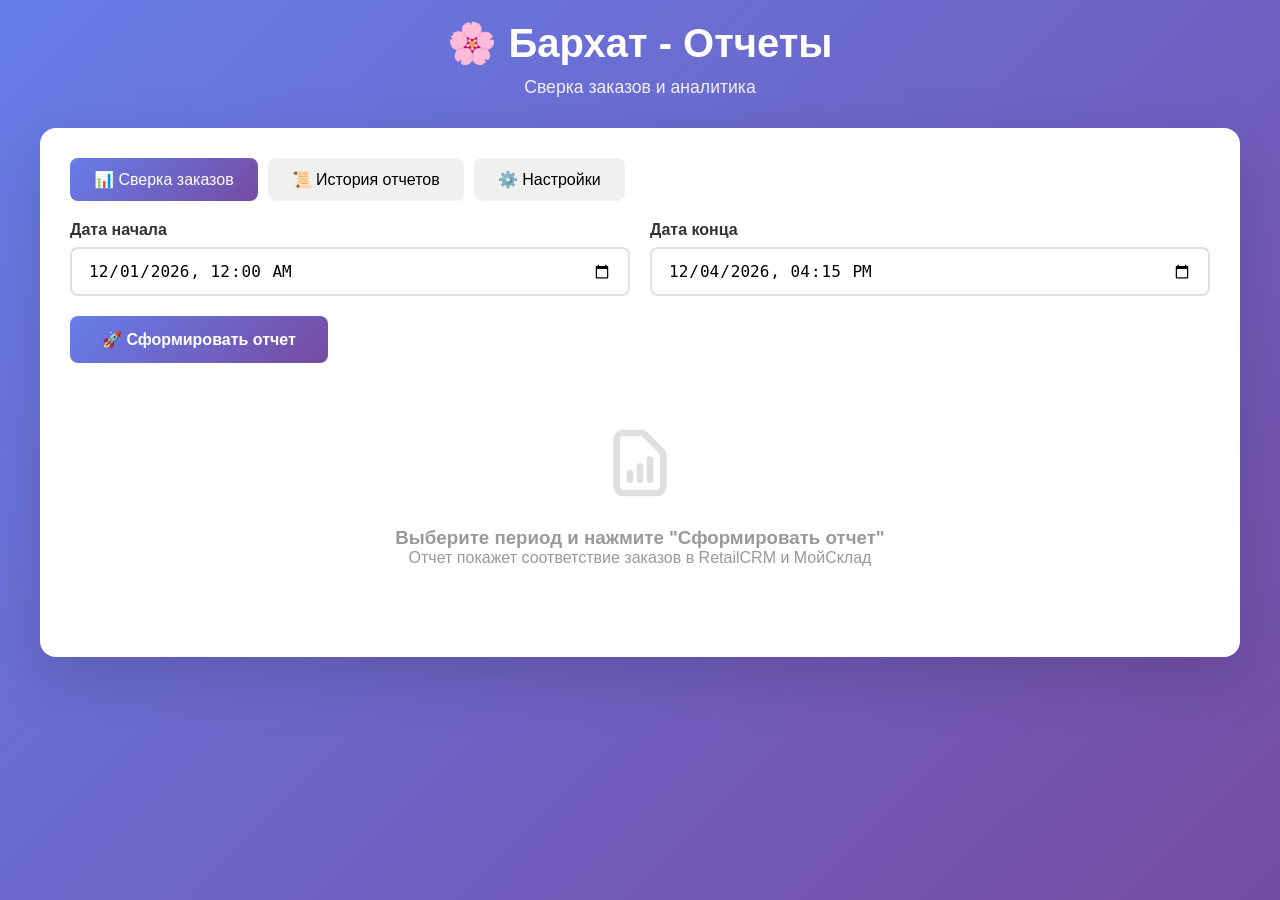
<file: reports/index.html>
<!DOCTYPE html>
<html lang="ru">
<head>
    <meta charset="UTF-8">
    <meta name="viewport" content="width=device-width, initial-scale=1.0">
    <title>Бархат - Отчеты и аналитика</title>
    <style>
        * {
            margin: 0;
            padding: 0;
            box-sizing: border-box;
        }

        body {
            font-family: -apple-system, BlinkMacSystemFont, 'Segoe UI', Roboto, Oxygen, Ubuntu, Cantarell, sans-serif;
            background: linear-gradient(135deg, #667eea 0%, #764ba2 100%);
            min-height: 100vh;
            padding: 20px;
        }

        .container {
            max-width: 1200px;
            margin: 0 auto;
        }

        .header {
            text-align: center;
            color: white;
            margin-bottom: 30px;
        }

        .header h1 {
            font-size: 2.5rem;
            margin-bottom: 10px;
        }

        .header p {
            font-size: 1.1rem;
            opacity: 0.9;
        }

        .card {
            background: white;
            border-radius: 16px;
            box-shadow: 0 20px 60px rgba(0, 0, 0, 0.15);
            padding: 30px;
            margin-bottom: 20px;
        }

        .tabs {
            display: flex;
            gap: 10px;
            margin-bottom: 20px;
            flex-wrap: wrap;
        }

        .tab {
            padding: 12px 24px;
            background: #f0f0f0;
            border: none;
            border-radius: 8px;
            cursor: pointer;
            font-size: 1rem;
            transition: all 0.3s ease;
        }

        .tab:hover {
            background: #e0e0e0;
        }

        .tab.active {
            background: linear-gradient(135deg, #667eea 0%, #764ba2 100%);
            color: white;
        }

        .tab-content {
            display: none;
        }

        .tab-content.active {
            display: block;
        }

        .form-group {
            margin-bottom: 20px;
        }

        .form-group label {
            display: block;
            font-weight: 600;
            margin-bottom: 8px;
            color: #333;
        }

        .form-row {
            display: grid;
            grid-template-columns: 1fr 1fr;
            gap: 20px;
        }

        input[type="date"],
        input[type="datetime-local"] {
            width: 100%;
            padding: 12px 16px;
            border: 2px solid #e0e0e0;
            border-radius: 8px;
            font-size: 1rem;
            transition: border-color 0.3s ease;
        }

        input:focus {
            outline: none;
            border-color: #667eea;
        }

        .btn {
            padding: 14px 32px;
            background: linear-gradient(135deg, #667eea 0%, #764ba2 100%);
            color: white;
            border: none;
            border-radius: 8px;
            font-size: 1rem;
            font-weight: 600;
            cursor: pointer;
            transition: transform 0.2s ease, box-shadow 0.2s ease;
        }

        .btn:hover {
            transform: translateY(-2px);
            box-shadow: 0 10px 20px rgba(102, 126, 234, 0.3);
        }

        .btn:disabled {
            opacity: 0.6;
            cursor: not-allowed;
            transform: none;
        }

        .stats-grid {
            display: grid;
            grid-template-columns: repeat(auto-fit, minmax(200px, 1fr));
            gap: 20px;
            margin-bottom: 30px;
        }

        .stat-card {
            background: linear-gradient(135deg, #f5f7fa 0%, #c3cfe2 100%);
            padding: 20px;
            border-radius: 12px;
            text-align: center;
        }

        .stat-card.success {
            background: linear-gradient(135deg, #d4fc79 0%, #96e6a1 100%);
        }

        .stat-card.warning {
            background: linear-gradient(135deg, #ffd89b 0%, #19547b 100%);
            color: white;
        }

        .stat-card.danger {
            background: linear-gradient(135deg, #ff9a9e 0%, #fecfef 100%);
        }

        .stat-value {
            font-size: 2rem;
            font-weight: bold;
            margin-bottom: 5px;
        }

        .stat-label {
            font-size: 0.9rem;
            opacity: 0.8;
        }

        .report-table {
            width: 100%;
            border-collapse: collapse;
            margin-top: 20px;
        }

        .report-table th,
        .report-table td {
            padding: 12px;
            text-align: left;
            border-bottom: 1px solid #e0e0e0;
        }

        .report-table th {
            background: #f5f7fa;
            font-weight: 600;
        }

        .report-table tr:hover {
            background: #f9f9f9;
        }

        .badge {
            display: inline-block;
            padding: 4px 12px;
            border-radius: 20px;
            font-size: 0.85rem;
            font-weight: 600;
        }

        .badge.success {
            background: #d4edda;
            color: #155724;
        }

        .badge.warning {
            background: #fff3cd;
            color: #856404;
        }

        .badge.danger {
            background: #f8d7da;
            color: #721c24;
        }

        .loading {
            display: none;
            text-align: center;
            padding: 40px;
        }

        .loading.active {
            display: block;
        }

        .spinner {
            border: 4px solid #f3f3f3;
            border-top: 4px solid #667eea;
            border-radius: 50%;
            width: 40px;
            height: 40px;
            animation: spin 1s linear infinite;
            margin: 0 auto 20px;
        }

        @keyframes spin {
            0% { transform: rotate(0deg); }
            100% { transform: rotate(360deg); }
        }

        .error-message {
            background: #f8d7da;
            color: #721c24;
            padding: 16px;
            border-radius: 8px;
            margin-top: 20px;
            display: none;
        }

        .error-message.active {
            display: block;
        }

        .empty-state {
            text-align: center;
            padding: 60px 20px;
            color: #999;
        }

        .empty-state svg {
            width: 80px;
            height: 80px;
            margin-bottom: 20px;
            opacity: 0.3;
        }

        .report-filters {
            display: flex;
            gap: 15px;
            margin-bottom: 20px;
            flex-wrap: wrap;
        }

        .report-filters select {
            padding: 10px 16px;
            border: 2px solid #e0e0e0;
            border-radius: 8px;
            font-size: 1rem;
        }
    </style>
</head>
<body>
    <div class="container">
        <div class="header">
            <h1>🌸 Бархат - Отчеты</h1>
            <p>Сверка заказов и аналитика</p>
        </div>

        <div class="card">
            <div class="tabs">
                <button class="tab active" data-tab="reconcile">📊 Сверка заказов</button>
                <button class="tab" data-tab="history">📜 История отчетов</button>
                <button class="tab" data-tab="settings">⚙️ Настройки</button>
            </div>

            <!-- Сверка заказов -->
            <div class="tab-content active" id="reconcile">
                <form id="reconcileForm">
                    <div class="form-row">
                        <div class="form-group">
                            <label>Дата начала</label>
                            <input type="datetime-local" id="fromDate" required>
                        </div>
                        <div class="form-group">
                            <label>Дата конца</label>
                            <input type="datetime-local" id="toDate" required>
                        </div>
                    </div>
                    <button type="submit" class="btn" id="runReportBtn">
                        🚀 Сформировать отчет
                    </button>
                </form>

                <div class="loading" id="loading">
                    <div class="spinner"></div>
                    <p>Загрузка данных и формирование отчета...</p>
                </div>

                <div class="error-message" id="errorMessage"></div>

                <div id="reportResults" style="display: none;">
                    <div class="stats-grid" id="statsGrid"></div>

                    <div class="report-filters">
                        <select id="reportFilter">
                            <option value="all">Все расхождения</option>
                            <option value="not_found">Не найдены в МойСклад</option>
                            <option value="differences">С расхождениями</option>
                            <option value="match">Полностью совпадают</option>
                        </select>
                    </div>

                    <div id="reportTables"></div>
                </div>

                <div class="empty-state" id="emptyState">
                    <svg xmlns="http://www.w3.org/2000/svg" fill="none" viewBox="0 0 24 24" stroke="currentColor">
                        <path stroke-linecap="round" stroke-linejoin="round" stroke-width="2" d="M9 17v-2m3 2v-4m3 4v-6m2 10H7a2 2 0 01-2-2V5a2 2 0 012-2h5.586a1 1 0 01.707.293l5.414 5.414a1 1 0 01.293.707V19a2 2 0 01-2 2z" />
                    </svg>
                    <h3>Выберите период и нажмите "Сформировать отчет"</h3>
                    <p>Отчет покажет соответствие заказов в RetailCRM и МойСклад</p>
                </div>
            </div>

            <!-- История отчетов -->
            <div class="tab-content" id="history">
                <div class="empty-state">
                    <svg xmlns="http://www.w3.org/2000/svg" fill="none" viewBox="0 0 24 24" stroke="currentColor">
                        <path stroke-linecap="round" stroke-linejoin="round" stroke-width="2" d="M12 8v4l3 3m6-3a9 9 0 11-18 0 9 9 0 0118 0z" />
                    </svg>
                    <h3>История отчетов пока пуста</h3>
                    <p>Здесь будут сохраняться прошлые отчеты</p>
                </div>
            </div>

            <!-- Настройки -->
            <div class="tab-content" id="settings">
                <div class="form-group">
                    <label>URL RetailCRM</label>
                    <input type="text" id="crmUrl" value="https://barhatretailcrm.retailcrm.ru" readonly>
                </div>
                <div class="form-group">
                    <label>URL МойСклад</label>
                    <input type="text" id="msUrl" value="https://api.moysklad.ru/api/remap/1.2" readonly>
                </div>
                <p style="color: #666; font-size: 0.9rem;">
                    API ключи загружаются из файла .env в корне проекта
                </p>
            </div>
        </div>
    </div>

    <script>
        // Управление вкладками
        document.querySelectorAll('.tab').forEach(tab => {
            tab.addEventListener('click', () => {
                document.querySelectorAll('.tab').forEach(t => t.classList.remove('active'));
                document.querySelectorAll('.tab-content').forEach(c => c.classList.remove('active'));

                tab.classList.add('active');
                document.getElementById(tab.dataset.tab).classList.add('active');
            });
        });

        // Установка значений по умолчанию для дат
        const now = new Date();
        const firstDayOfMonth = new Date(now.getFullYear(), now.getMonth(), 1);

        document.getElementById('fromDate').value = formatDateForInput(firstDayOfMonth);
        document.getElementById('toDate').value = formatDateForInput(now);

        function formatDateForInput(date) {
            return date.toISOString().slice(0, 16);
        }

        // Обработка формы
        document.getElementById('reconcileForm').addEventListener('submit', async (e) => {
            e.preventDefault();

            const fromDate = document.getElementById('fromDate').value;
            const toDate = document.getElementById('toDate').value;

            // Показываем загрузку
            document.getElementById('loading').classList.add('active');
            document.getElementById('emptyState').style.display = 'none';
            document.getElementById('reportResults').style.display = 'none';
            document.getElementById('errorMessage').classList.remove('active');
            document.getElementById('runReportBtn').disabled = true;

            try {
                // Запускаем скрипт сверки через backend
                const response = await fetch('/api/reconcile', {
                    method: 'POST',
                    headers: {
                        'Content-Type': 'application/json'
                    },
                    body: JSON.stringify({
                        from: fromDate,
                        to: toDate
                    })
                });

                if (!response.ok) {
                    throw new Error('Ошибка при формировании отчета');
                }

                const data = await response.json();

                // Отображаем результаты
                displayReport(data);

            } catch (error) {
                document.getElementById('errorMessage').textContent = error.message;
                document.getElementById('errorMessage').classList.add('active');
            } finally {
                document.getElementById('loading').classList.remove('active');
                document.getElementById('runReportBtn').disabled = false;
            }
        });

        function displayReport(data) {
            const summary = data.summary;

            // Статистика
            const statsHTML = `
                <div class="stat-card">
                    <div class="stat-value">${summary.total_crm}</div>
                    <div class="stat-label">Всего в CRM</div>
                </div>
                <div class="stat-card">
                    <div class="stat-value">${summary.total_ms}</div>
                    <div class="stat-label">Всего в МойСклад</div>
                </div>
                <div class="stat-card ${summary.not_found_in_ms === 0 ? 'success' : 'danger'}">
                    <div class="stat-value">${summary.not_found_in_ms}</div>
                    <div class="stat-label">Не найдены</div>
                </div>
                <div class="stat-card ${summary.with_differences === 0 ? 'success' : 'warning'}">
                    <div class="stat-value">${summary.with_differences}</div>
                    <div class="stat-label">С расхождениями</div>
                </div>
                <div class="stat-card success">
                    <div class="stat-value">${summary.fully_match}</div>
                    <div class="stat-label">Совпадают</div>
                </div>
            `;

            document.getElementById('statsGrid').innerHTML = statsHTML;

            // Таблицы с расхождениями
            let tablesHTML = '';

            if (data.not_found_in_ms && data.not_found_in_ms.length > 0) {
                tablesHTML += `
                    <h3>❌ Не найдены в МойСклад (${data.not_found_in_ms.length})</h3>
                    <table class="report-table">
                        <thead>
                            <tr>
                                <th>Номер</th>
                                <th>Клиент</th>
                                <th>Статус</th>
                                <th>Сумма</th>
                            </tr>
                        </thead>
                        <tbody>
                            ${data.not_found_in_ms.map(order => `
                                <tr>
                                    <td>${order.number}</td>
                                    <td>${order.customer_name}</td>
                                    <td>${order.status_name}</td>
                                    <td>${order.total_sum} ₽</td>
                                </tr>
                            `).join('')}
                        </tbody>
                    </table>
                `;
            }

            if (data.with_differences && data.with_differences.length > 0) {
                tablesHTML += `
                    <h3>⚠️ С расхождениями (${data.with_differences.length})</h3>
                    <table class="report-table">
                        <thead>
                            <tr>
                                <th>Номер</th>
                                <th>Клиент</th>
                                <th>Расхождения</th>
                            </tr>
                        </thead>
                        <tbody>
                            ${data.with_differences.map(item => {
                                const crm = item.crm_order;
                                const diffs = item.differences.map(d => {
                                    if (d.field === 'status') {
                                        return `Статус: CRM=${d.crm} vs МойСклад=${d.ms}`;
                                    } else if (d.field === 'sum') {
                                        return `Сумма: CRM=${d.crm} vs МойСклад=${d.ms} (разница=${d.diff})`;
                                    }
                                    return d.field;
                                }).join('<br>');

                                return `
                                    <tr>
                                        <td>${crm.number}</td>
                                        <td>${crm.customer_name}</td>
                                        <td>${diffs}</td>
                                    </tr>
                                `;
                            }).join('')}
                        </tbody>
                    </table>
                `;
            }

            document.getElementById('reportTables').innerHTML = tablesHTML;
            document.getElementById('reportResults').style.display = 'block';
        }

        // Фильтрация отчетов
        document.getElementById('reportFilter').addEventListener('change', (e) => {
            // TODO: реализовать фильтрацию
            console.log('Фильтр:', e.target.value);
        });
    </script>
</body>
</html>
</file>
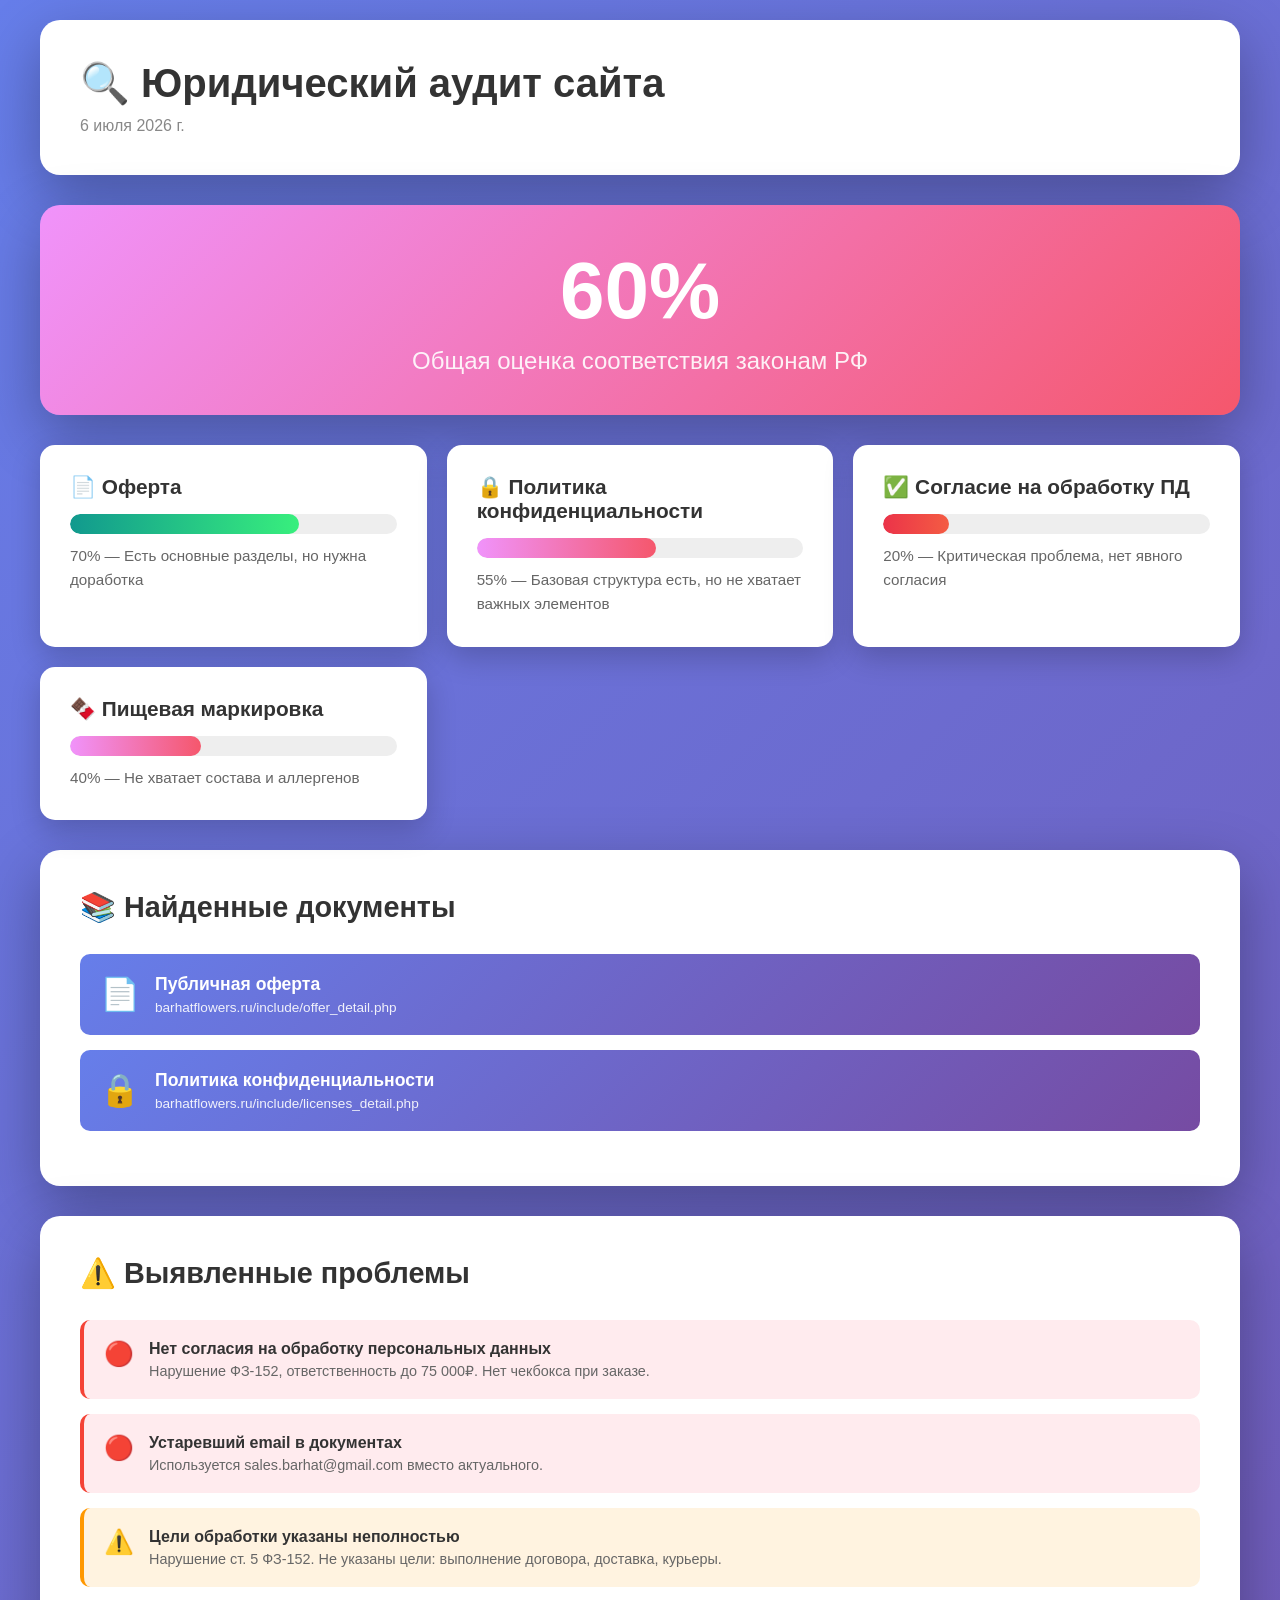
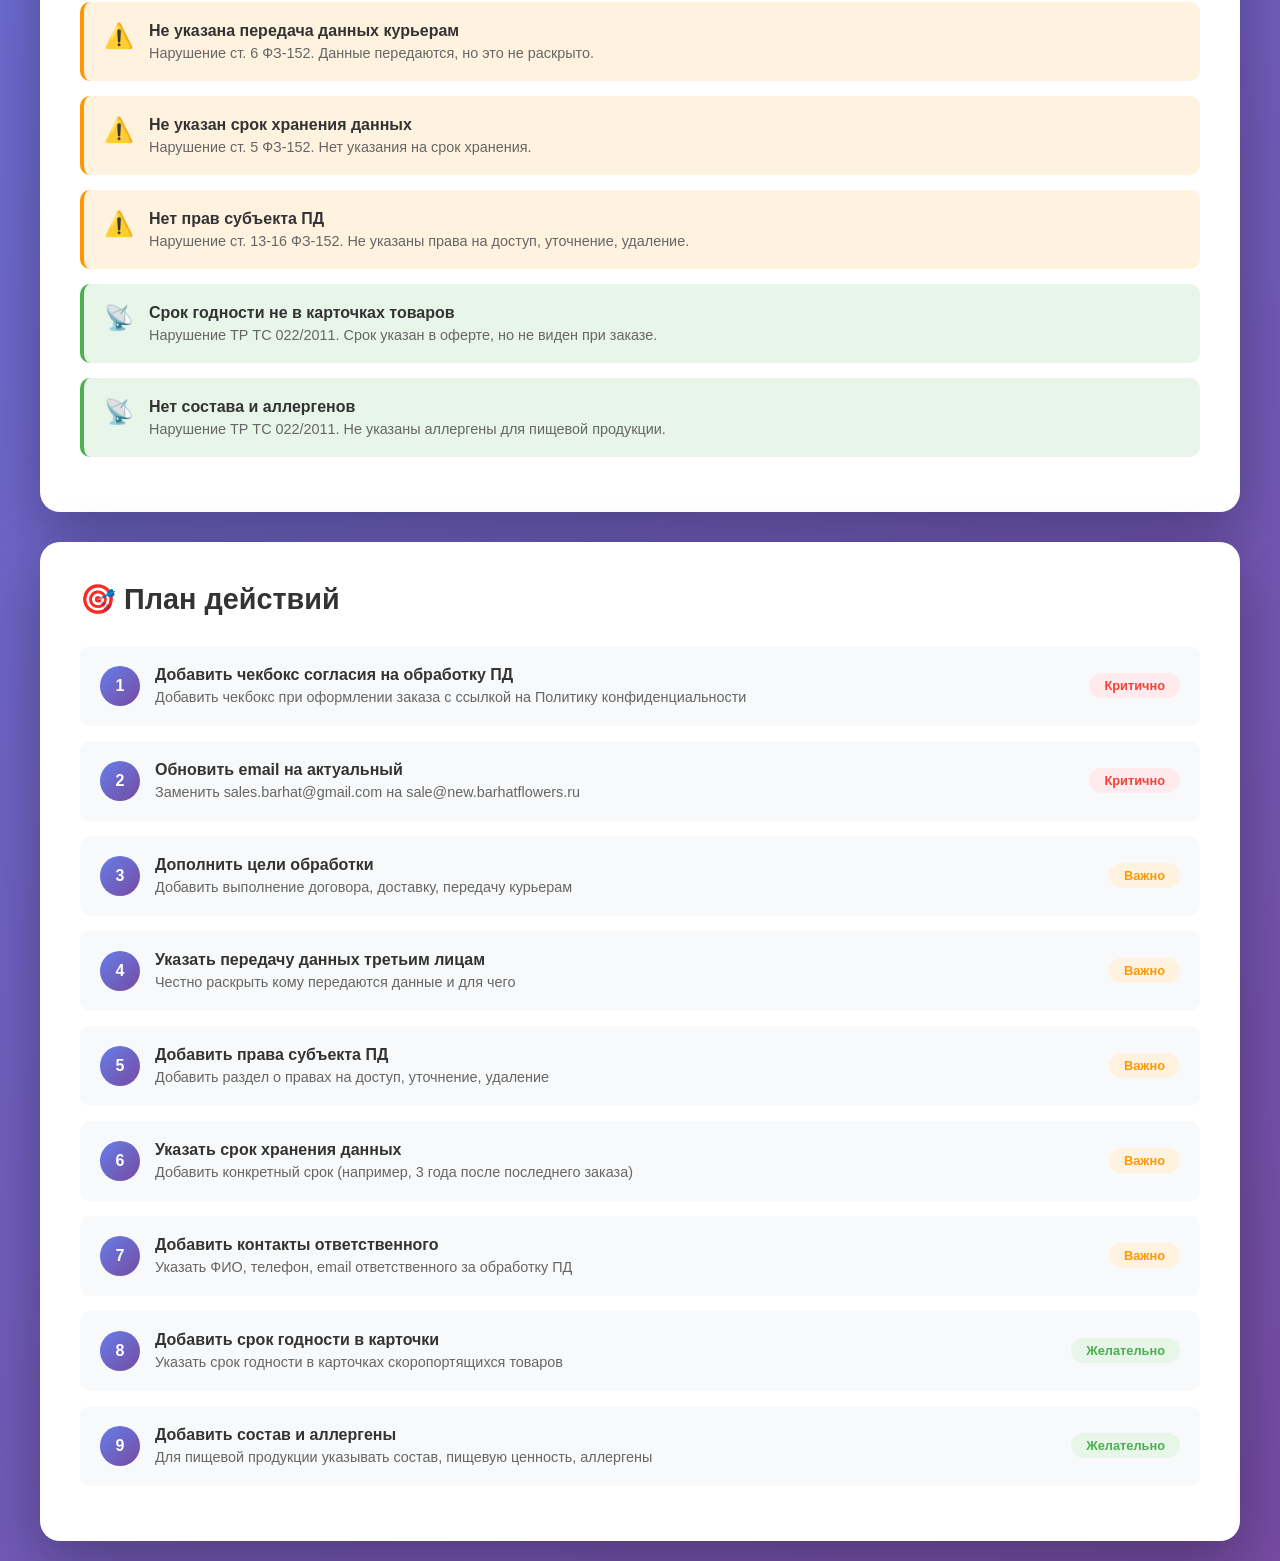
<file: legal-audit-report.html>
<!DOCTYPE html>
<html lang="ru">
<head>
    <meta charset="UTF-8">
    <meta name="viewport" content="width=device-width, initial-scale=1.0">
    <title>Юридический аудит - Бархат</title>
    <style>
        * {
            margin: 0;
            padding: 0;
            box-sizing: border-box;
        }

        body {
            font-family: 'Segoe UI', Tahoma, Geneva, Verdana, sans-serif;
            background: linear-gradient(135deg, #667eea 0%, #764ba2 100%);
            min-height: 100vh;
            padding: 20px;
        }

        .container {
            max-width: 1200px;
            margin: 0 auto;
        }

        .header {
            background: white;
            border-radius: 20px;
            padding: 40px;
            margin-bottom: 30px;
            box-shadow: 0 20px 60px rgba(0,0,0,0.3);
        }

        .header h1 {
            font-size: 2.5rem;
            color: #333;
            margin-bottom: 10px;
        }

        .header .date {
            color: #888;
            font-size: 1rem;
        }

        .score-card {
            background: linear-gradient(135deg, #f093fb 0%, #f5576c 100%);
            border-radius: 20px;
            padding: 40px;
            text-align: center;
            color: white;
            margin-bottom: 30px;
            box-shadow: 0 20px 60px rgba(0,0,0,0.3);
        }

        .score-card .score {
            font-size: 5rem;
            font-weight: bold;
            margin-bottom: 10px;
        }

        .score-card .label {
            font-size: 1.5rem;
            opacity: 0.9;
        }

        .grid {
            display: grid;
            grid-template-columns: repeat(auto-fit, minmax(300px, 1fr));
            gap: 20px;
            margin-bottom: 30px;
        }

        .card {
            background: white;
            border-radius: 15px;
            padding: 30px;
            box-shadow: 0 10px 30px rgba(0,0,0,0.2);
        }

        .card h3 {
            color: #333;
            margin-bottom: 15px;
            font-size: 1.3rem;
        }

        .progress-bar {
            background: #eee;
            border-radius: 10px;
            height: 20px;
            overflow: hidden;
            margin-bottom: 10px;
        }

        .progress-fill {
            height: 100%;
            border-radius: 10px;
            transition: width 0.5s ease;
        }

        .progress-fill.high { background: linear-gradient(90deg, #11998e, #38ef7d); }
        .progress-fill.medium { background: linear-gradient(90deg, #f093fb, #f5576c); }
        .progress-fill.low { background: linear-gradient(90deg, #eb3349, #f45c43); }

        .card p {
            color: #666;
            font-size: 0.95rem;
            line-height: 1.6;
        }

        .issues {
            background: white;
            border-radius: 20px;
            padding: 40px;
            box-shadow: 0 20px 60px rgba(0,0,0,0.3);
            margin-bottom: 30px;
        }

        .issues h2 {
            color: #333;
            margin-bottom: 30px;
            font-size: 1.8rem;
        }

        .issue-item {
            display: flex;
            align-items: flex-start;
            padding: 20px;
            margin-bottom: 15px;
            border-radius: 10px;
            background: #f8f9fa;
        }

        .issue-item.critical {
            background: #ffebee;
            border-left: 4px solid #f44336;
        }

        .issue-item.high {
            background: #fff3e0;
            border-left: 4px solid #ff9800;
        }

        .issue-item.medium {
            background: #e8f5e9;
            border-left: 4px solid #4caf50;
        }

        .issue-icon {
            font-size: 1.5rem;
            margin-right: 15px;
        }

        .issue-content {
            flex: 1;
        }

        .issue-content h4 {
            color: #333;
            margin-bottom: 5px;
        }

        .issue-content p {
            color: #666;
            font-size: 0.9rem;
        }

        .docs {
            background: white;
            border-radius: 20px;
            padding: 40px;
            box-shadow: 0 20px 60px rgba(0,0,0,0.3);
            margin-bottom: 30px;
        }

        .docs h2 {
            color: #333;
            margin-bottom: 30px;
            font-size: 1.8rem;
        }

        .doc-link {
            display: flex;
            align-items: center;
            padding: 20px;
            margin-bottom: 15px;
            border-radius: 10px;
            background: linear-gradient(135deg, #667eea 0%, #764ba2 100%);
            color: white;
            text-decoration: none;
            transition: transform 0.3s ease, box-shadow 0.3s ease;
        }

        .doc-link:hover {
            transform: translateY(-5px);
            box-shadow: 0 10px 30px rgba(0,0,0,0.3);
        }

        .doc-icon {
            font-size: 2rem;
            margin-right: 15px;
        }

        .doc-text h4 {
            font-size: 1.1rem;
            margin-bottom: 5px;
        }

        .doc-text p {
            font-size: 0.85rem;
            opacity: 0.9;
        }

        .actions {
            background: white;
            border-radius: 20px;
            padding: 40px;
            box-shadow: 0 20px 60px rgba(0,0,0,0.3);
        }

        .actions h2 {
            color: #333;
            margin-bottom: 30px;
            font-size: 1.8rem;
        }

        .action-item {
            display: flex;
            align-items: center;
            padding: 20px;
            margin-bottom: 15px;
            border-radius: 10px;
            background: #f8f9fa;
        }

        .action-number {
            width: 40px;
            height: 40px;
            background: linear-gradient(135deg, #667eea 0%, #764ba2 100%);
            color: white;
            border-radius: 50%;
            display: flex;
            align-items: center;
            justify-content: center;
            font-weight: bold;
            margin-right: 15px;
        }

        .action-content {
            flex: 1;
        }

        .action-content h4 {
            color: #333;
            margin-bottom: 5px;
        }

        .action-content p {
            color: #666;
            font-size: 0.9rem;
        }

        .priority {
            padding: 5px 15px;
            border-radius: 20px;
            font-size: 0.8rem;
            font-weight: bold;
        }

        .priority.critical {
            background: #ffebee;
            color: #f44336;
        }

        .priority.high {
            background: #fff3e0;
            color: #ff9800;
        }

        .priority.medium {
            background: #e8f5e9;
            color: #4caf50;
        }

        @media (max-width: 768px) {
            .header h1 {
                font-size: 1.8rem;
            }

            .score-card .score {
                font-size: 3rem;
            }

            .grid {
                grid-template-columns: 1fr;
            }
        }
    </style>
</head>
<body>
    <div class="container">
        <div class="header">
            <h1>🔍 Юридический аудит сайта</h1>
            <p class="date">6 июля 2026 г.</p>
        </div>

        <div class="score-card">
            <div class="score">60%</div>
            <div class="label">Общая оценка соответствия законам РФ</div>
        </div>

        <div class="grid">
            <div class="card">
                <h3>📄 Оферта</h3>
                <div class="progress-bar">
                    <div class="progress-fill high" style="width: 70%"></div>
                </div>
                <p>70% — Есть основные разделы, но нужна доработка</p>
            </div>

            <div class="card">
                <h3>🔒 Политика конфиденциальности</h3>
                <div class="progress-bar">
                    <div class="progress-fill medium" style="width: 55%"></div>
                </div>
                <p>55% — Базовая структура есть, но не хватает важных элементов</p>
            </div>

            <div class="card">
                <h3>✅ Согласие на обработку ПД</h3>
                <div class="progress-bar">
                    <div class="progress-fill low" style="width: 20%"></div>
                </div>
                <p>20% — Критическая проблема, нет явного согласия</p>
            </div>

            <div class="card">
                <h3>🍫 Пищевая маркировка</h3>
                <div class="progress-bar">
                    <div class="progress-fill medium" style="width: 40%"></div>
                </div>
                <p>40% — Не хватает состава и аллергенов</p>
            </div>
        </div>

        <div class="docs">
            <h2>📚 Найденные документы</h2>
            <a href="https://barhatflowers.ru/include/offer_detail.php" class="doc-link" target="_blank">
                <span class="doc-icon">📄</span>
                <div class="doc-text">
                    <h4>Публичная оферта</h4>
                    <p>barhatflowers.ru/include/offer_detail.php</p>
                </div>
            </a>
            <a href="https://barhatflowers.ru/include/licenses_detail.php" class="doc-link" target="_blank">
                <span class="doc-icon">🔒</span>
                <div class="doc-text">
                    <h4>Политика конфиденциальности</h4>
                    <p>barhatflowers.ru/include/licenses_detail.php</p>
                </div>
            </a>
        </div>

        <div class="issues">
            <h2>⚠️ Выявленные проблемы</h2>

            <div class="issue-item critical">
                <span class="issue-icon">🔴</span>
                <div class="issue-content">
                    <h4>Нет согласия на обработку персональных данных</h4>
                    <p>Нарушение ФЗ-152, ответственность до 75 000₽. Нет чекбокса при заказе.</p>
                </div>
            </div>

            <div class="issue-item critical">
                <span class="issue-icon">🔴</span>
                <div class="issue-content">
                    <h4>Устаревший email в документах</h4>
                    <p>Используется sales.barhat@gmail.com вместо актуального.</p>
                </div>
            </div>

            <div class="issue-item high">
                <span class="issue-icon">⚠️</span>
                <div class="issue-content">
                    <h4>Цели обработки указаны неполностью</h4>
                    <p>Нарушение ст. 5 ФЗ-152. Не указаны цели: выполнение договора, доставка, курьеры.</p>
                </div>
            </div>

            <div class="issue-item high">
                <span class="issue-icon">⚠️</span>
                <div class="issue-content">
                    <h4>Не указана передача данных курьерам</h4>
                    <p>Нарушение ст. 6 ФЗ-152. Данные передаются, но это не раскрыто.</p>
                </div>
            </div>

            <div class="issue-item high">
                <span class="issue-icon">⚠️</span>
                <div class="issue-content">
                    <h4>Не указан срок хранения данных</h4>
                    <p>Нарушение ст. 5 ФЗ-152. Нет указания на срок хранения.</p>
                </div>
            </div>

            <div class="issue-item high">
                <span class="issue-icon">⚠️</span>
                <div class="issue-content">
                    <h4>Нет прав субъекта ПД</h4>
                    <p>Нарушение ст. 13-16 ФЗ-152. Не указаны права на доступ, уточнение, удаление.</p>
                </div>
            </div>

            <div class="issue-item medium">
                <span class="issue-icon">📡</span>
                <div class="issue-content">
                    <h4>Срок годности не в карточках товаров</h4>
                    <p>Нарушение ТР ТС 022/2011. Срок указан в оферте, но не виден при заказе.</p>
                </div>
            </div>

            <div class="issue-item medium">
                <span class="issue-icon">📡</span>
                <div class="issue-content">
                    <h4>Нет состава и аллергенов</h4>
                    <p>Нарушение ТР ТС 022/2011. Не указаны аллергены для пищевой продукции.</p>
                </div>
            </div>
        </div>

        <div class="actions">
            <h2>🎯 План действий</h2>

            <div class="action-item">
                <div class="action-number">1</div>
                <div class="action-content">
                    <h4>Добавить чекбокс согласия на обработку ПД</h4>
                    <p>Добавить чекбокс при оформлении заказа с ссылкой на Политику конфиденциальности</p>
                </div>
                <span class="priority critical">Критично</span>
            </div>

            <div class="action-item">
                <div class="action-number">2</div>
                <div class="action-content">
                    <h4>Обновить email на актуальный</h4>
                    <p>Заменить sales.barhat@gmail.com на sale@new.barhatflowers.ru</p>
                </div>
                <span class="priority critical">Критично</span>
            </div>

            <div class="action-item">
                <div class="action-number">3</div>
                <div class="action-content">
                    <h4>Дополнить цели обработки</h4>
                    <p>Добавить выполнение договора, доставку, передачу курьерам</p>
                </div>
                <span class="priority high">Важно</span>
            </div>

            <div class="action-item">
                <div class="action-number">4</div>
                <div class="action-content">
                    <h4>Указать передачу данных третьим лицам</h4>
                    <p>Честно раскрыть кому передаются данные и для чего</p>
                </div>
                <span class="priority high">Важно</span>
            </div>

            <div class="action-item">
                <div class="action-number">5</div>
                <div class="action-content">
                    <h4>Добавить права субъекта ПД</h4>
                    <p>Добавить раздел о правах на доступ, уточнение, удаление</p>
                </div>
                <span class="priority high">Важно</span>
            </div>

            <div class="action-item">
                <div class="action-number">6</div>
                <div class="action-content">
                    <h4>Указать срок хранения данных</h4>
                    <p>Добавить конкретный срок (например, 3 года после последнего заказа)</p>
                </div>
                <span class="priority high">Важно</span>
            </div>

            <div class="action-item">
                <div class="action-number">7</div>
                <div class="action-content">
                    <h4>Добавить контакты ответственного</h4>
                    <p>Указать ФИО, телефон, email ответственного за обработку ПД</p>
                </div>
                <span class="priority high">Важно</span>
            </div>

            <div class="action-item">
                <div class="action-number">8</div>
                <div class="action-content">
                    <h4>Добавить срок годности в карточки</h4>
                    <p>Указать срок годности в карточках скоропортящихся товаров</p>
                </div>
                <span class="priority medium">Желательно</span>
            </div>

            <div class="action-item">
                <div class="action-number">9</div>
                <div class="action-content">
                    <h4>Добавить состав и аллергены</h4>
                    <p>Для пищевой продукции указывать состав, пищевую ценность, аллергены</p>
                </div>
                <span class="priority medium">Желательно</span>
            </div>
        </div>
    </div>
</body>
</html>
</file>
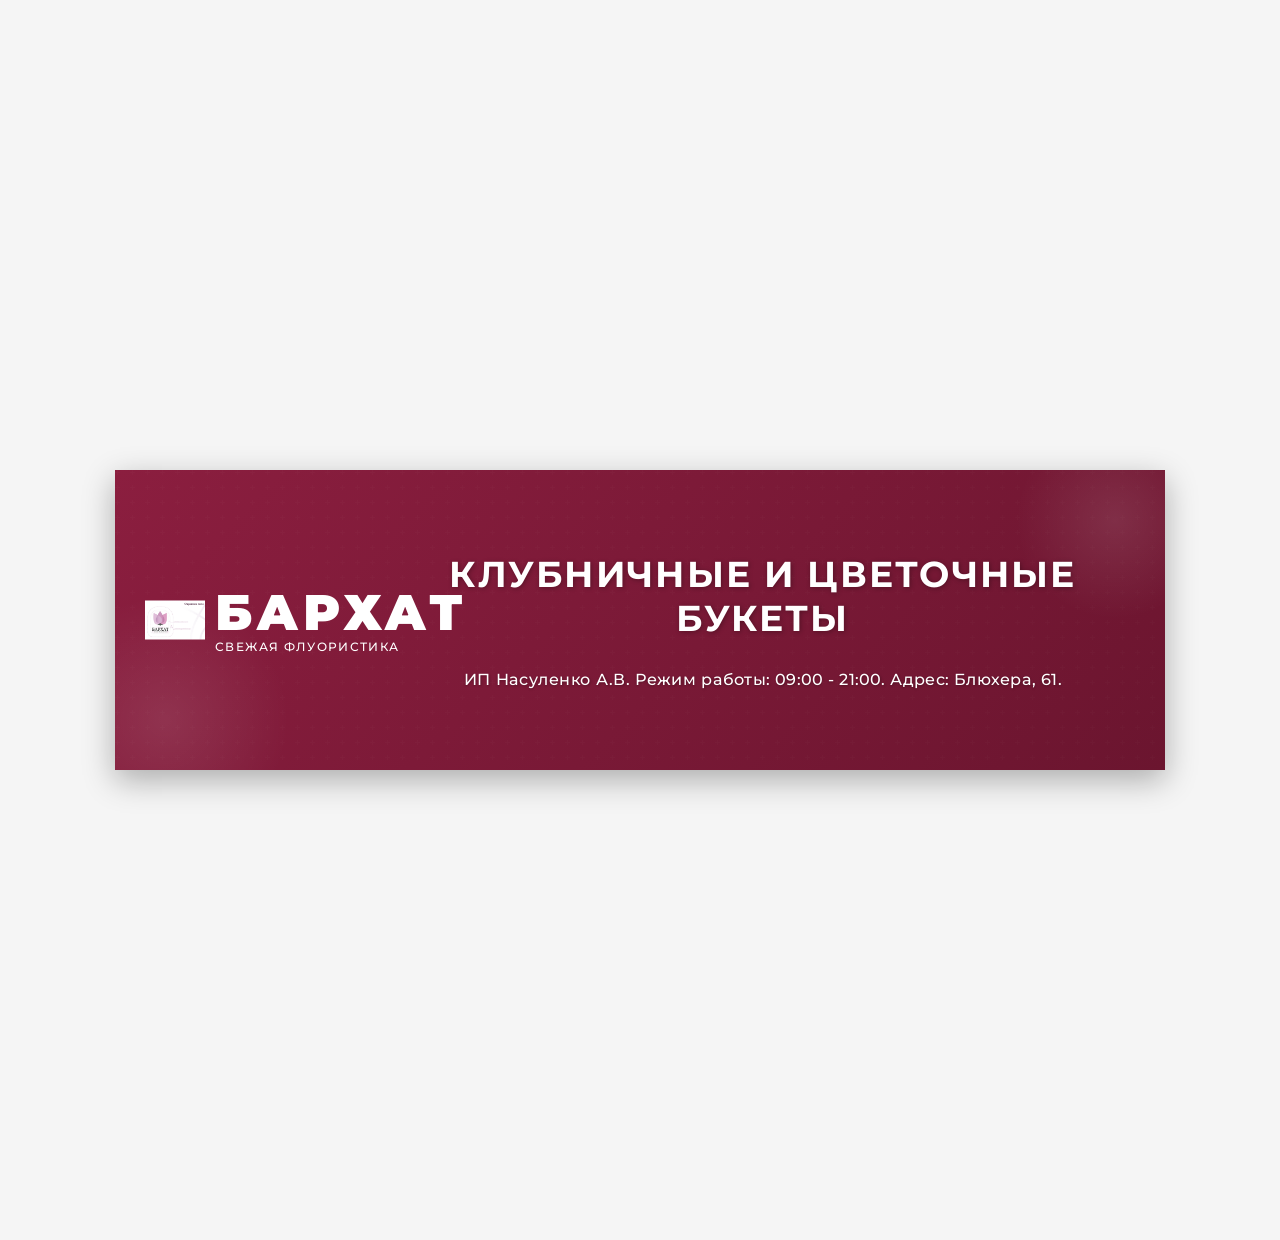
<file: business/marketing/signage-blukhera-61.html>
<!DOCTYPE html>
<html lang="ru">
<head>
    <meta charset="UTF-8">
    <meta name="viewport" content="width=device-width, initial-scale=1.0">
    <title>Вывеска Бархат - Блюхера 61</title>
    <style>
        @import url('https://fonts.googleapis.com/css2?family=Montserrat:wght@400;600;700;900&display=swap');

        * {
            margin: 0;
            padding: 0;
            box-sizing: border-box;
        }

        body {
            font-family: 'Montserrat', sans-serif;
            background: #f5f5f5;
            display: flex;
            justify-content: center;
            align-items: center;
            min-height: 100vh;
            padding: 20px;
        }

        .signage {
            /* Пропорция 3.5:1 (2.1m × 0.6m) */
            width: 2100px;
            height: 600px;
            background: linear-gradient(135deg, #8B1E3F 0%, #6B152F 100%);
            position: relative;
            overflow: hidden;
            display: flex;
            align-items: center;
            justify-content: space-between;
            padding: 0 60px;
            box-shadow: 0 20px 60px rgba(0,0,0,0.3);
        }

        /* Текстура */
        .signage::before {
            content: '';
            position: absolute;
            top: 0;
            left: 0;
            right: 0;
            bottom: 0;
            background: url("data:image/svg+xml,%3Csvg width='60' height='60' viewBox='0 0 60 60' xmlns='http://www.w3.org/2000/svg'%3E%3Cg fill='none' fill-rule='evenodd'%3E%3Cg fill='%23ffffff' fill-opacity='0.03'%3E%3Cpath d='M36 34v-4h-2v4h-4v2h4v4h2v-4h4v-2h-4zm0-30V0h-2v4h-4v2h4v4h2V6h4V4h-4zM6 34v-4H4v4H0v2h4v4h2v-4h4v-2H6zM6 4V0H4v4H0v2h4v4h2V6h4V4H6z'/%3E%3C/g%3E%3C/g%3E%3C/svg%3E");
            opacity: 0.5;
            pointer-events: none;
        }

        .logo {
            position: absolute;
            left: 60px;
            top: 50%;
            transform: translateY(-50%);
            display: flex;
            flex-direction: column;
            align-items: flex-start;
            gap: 10px;
            z-index: 2;
        }

        .logo-main {
            display: flex;
            align-items: center;
            gap: 20px;
        }

        .logo-icon {
            width: 120px;
            height: 120px;
            object-fit: contain;
        }

        .logo-text {
            display: flex;
            flex-direction: column;
            align-items: flex-start;
        }

        .logo-title {
            font-size: 100px;
            font-weight: 900;
            color: #FFFFFF;
            letter-spacing: 8px;
            line-height: 1;
            text-transform: uppercase;
        }

        .logo-subtitle {
            font-size: 24px;
            font-weight: 500;
            color: #FFFFFF;
            letter-spacing: 3px;
            text-transform: uppercase;
            margin-top: 5px;
        }

        .content {
            display: flex;
            flex-direction: column;
            align-items: center;
            justify-content: center;
            text-align: center;
            flex: 1;
            height: 100%;
            padding: 0 60px 0 550px;
            z-index: 1;
        }

        .main-text {
            font-size: 72px;
            font-weight: 700;
            color: #ffffff;
            letter-spacing: 4px;
            text-transform: uppercase;
            text-shadow: 2px 2px 10px rgba(0,0,0,0.3);
            margin-bottom: 60px;
        }

        .requisites {
            font-size: 32px;
            font-weight: 500;
            color: #ffffff;
            letter-spacing: 1px;
            text-shadow: 1px 1px 5px rgba(0,0,0,0.3);
            text-align: center;
        }

        /* Декоративные элементы */
        .decoration {
            position: absolute;
            opacity: 0.1;
            pointer-events: none;
        }

        .decoration-1 {
            top: -100px;
            right: -100px;
            width: 400px;
            height: 400px;
            background: radial-gradient(circle, #ffffff 0%, transparent 70%);
            border-radius: 50%;
        }

        .decoration-2 {
            bottom: -150px;
            left: -150px;
            width: 500px;
            height: 500px;
            background: radial-gradient(circle, #ffffff 0%, transparent 70%);
            border-radius: 50%;
        }

        /* Scale for preview */
        .preview {
            transform: scale(0.5);
            transform-origin: center center;
            width: 4200px;
            height: 1200px;
            display: flex;
            justify-content: center;
            align-items: center;
        }
    </style>
</head>
<body>
    <div class="preview">
        <div class="signage">
            <div class="decoration decoration-1"></div>
            <div class="decoration decoration-2"></div>

            <div class="logo">
                <div class="logo-main">
                    <img src="identity/icon-strawberry.png" alt="" class="logo-icon" onerror="this.style.display='none'">
                    <div class="logo-text">
                        <div class="logo-title">бархат</div>
                        <div class="logo-subtitle">свежая флуористика</div>
                    </div>
                </div>
            </div>

            <div class="content">
                <div class="main-text">клубничные и цветочные букеты</div>
                <div class="requisites">ИП Насуленко А.В. Режим работы: 09:00 - 21:00. Адрес: Блюхера, 61.</div>
            </div>
        </div>
    </div>
</body>
</html>
</file>
